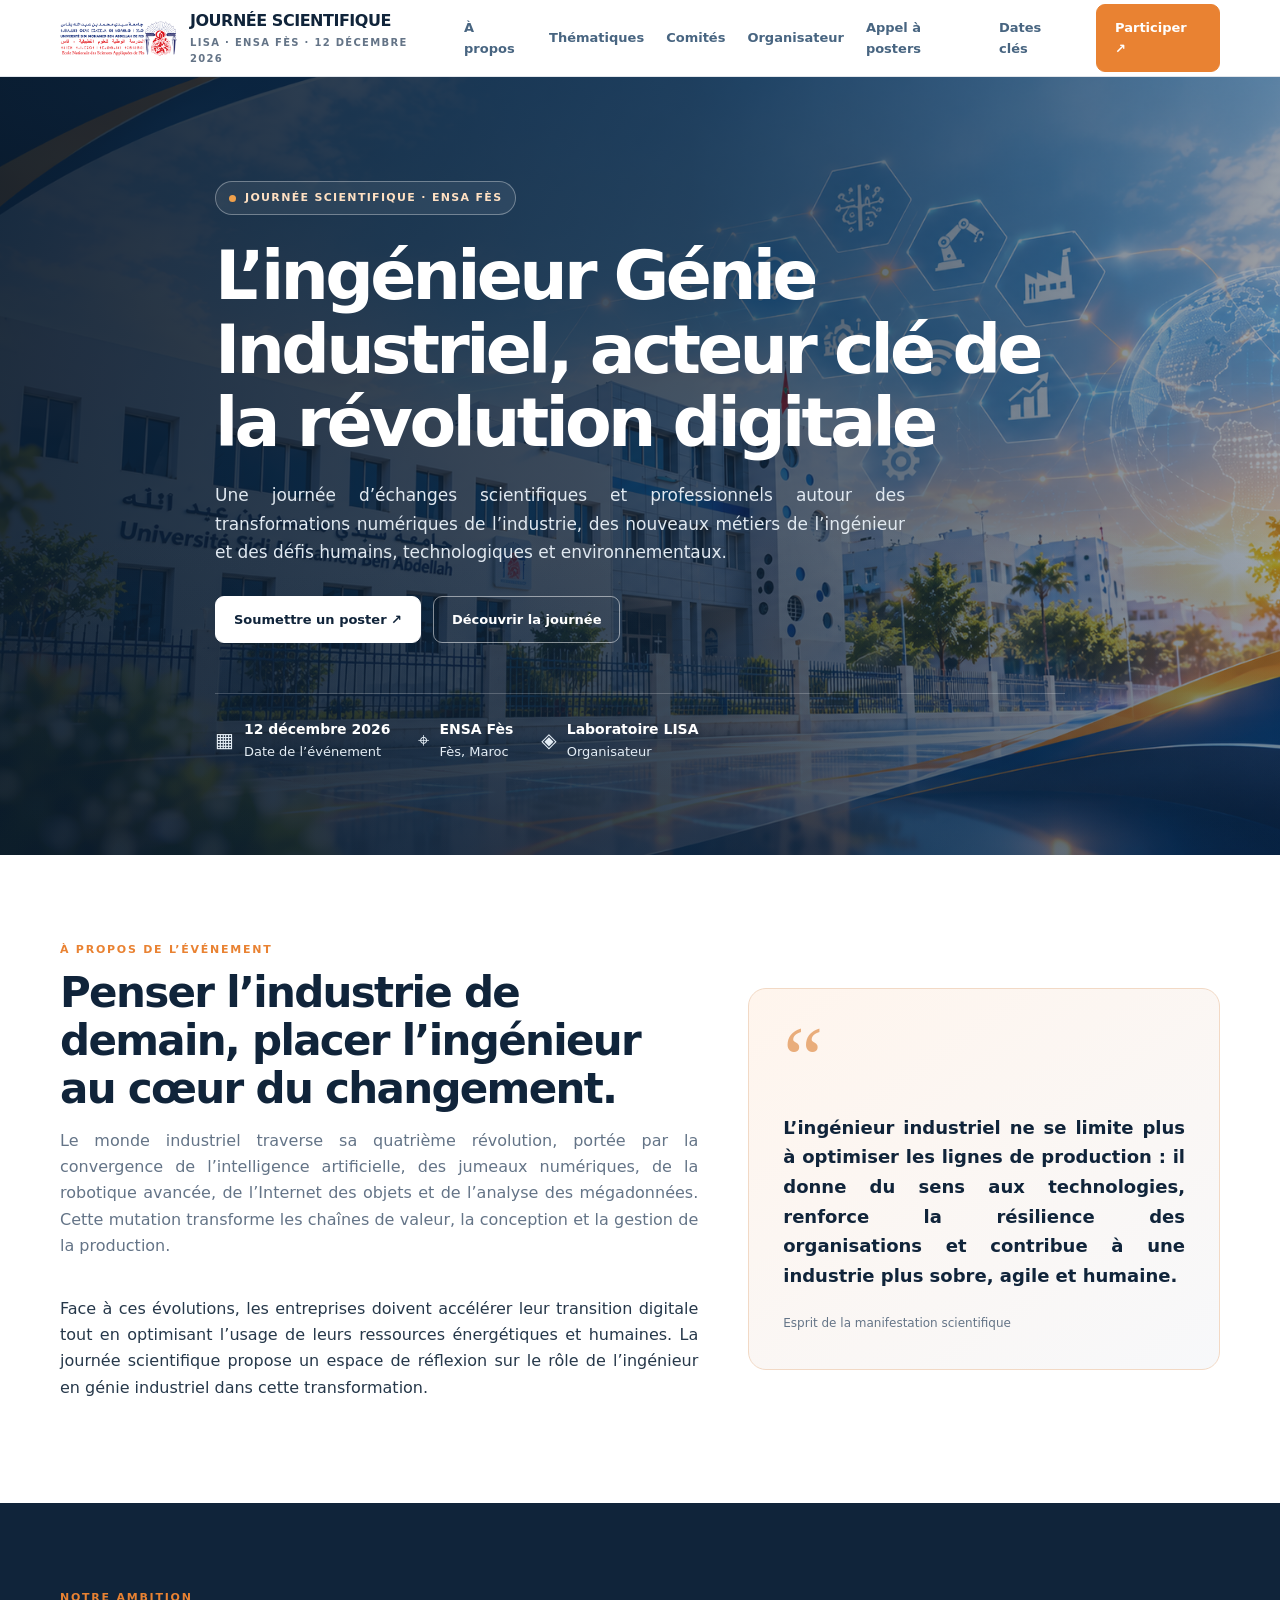
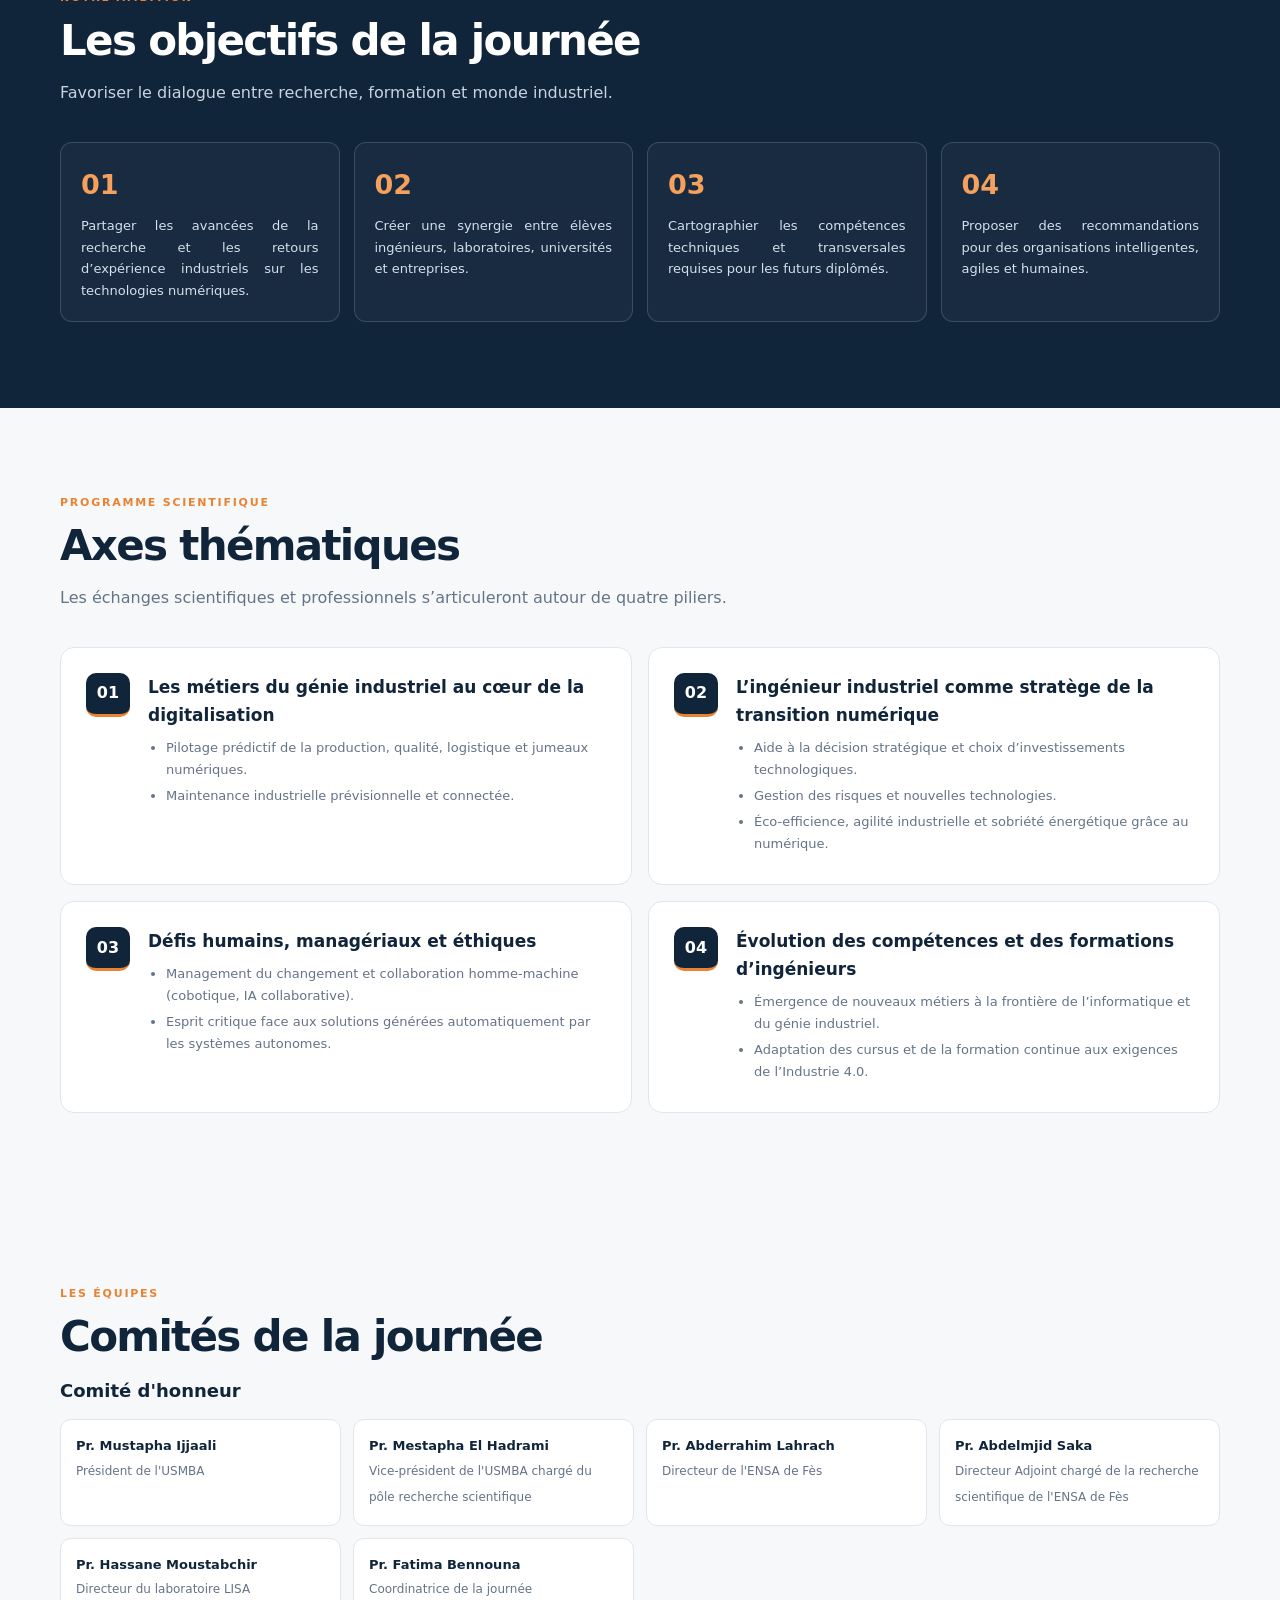
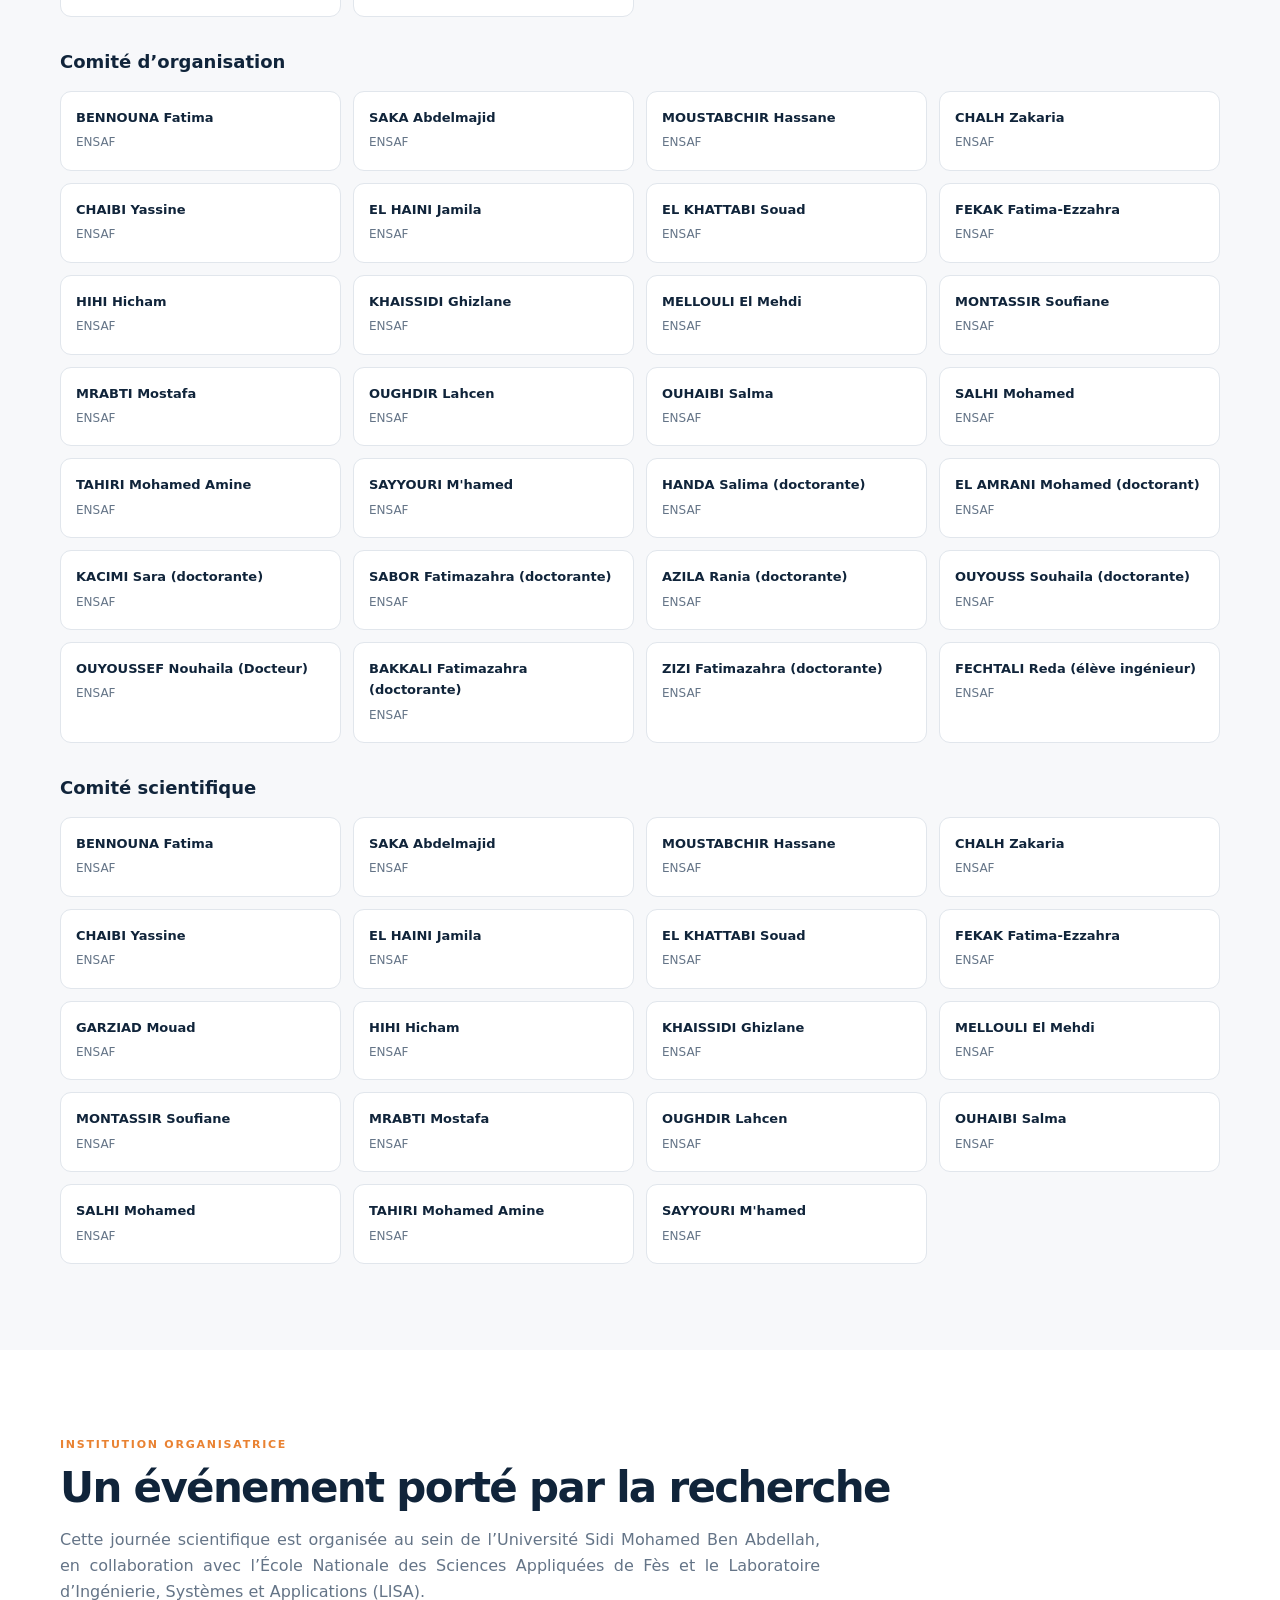
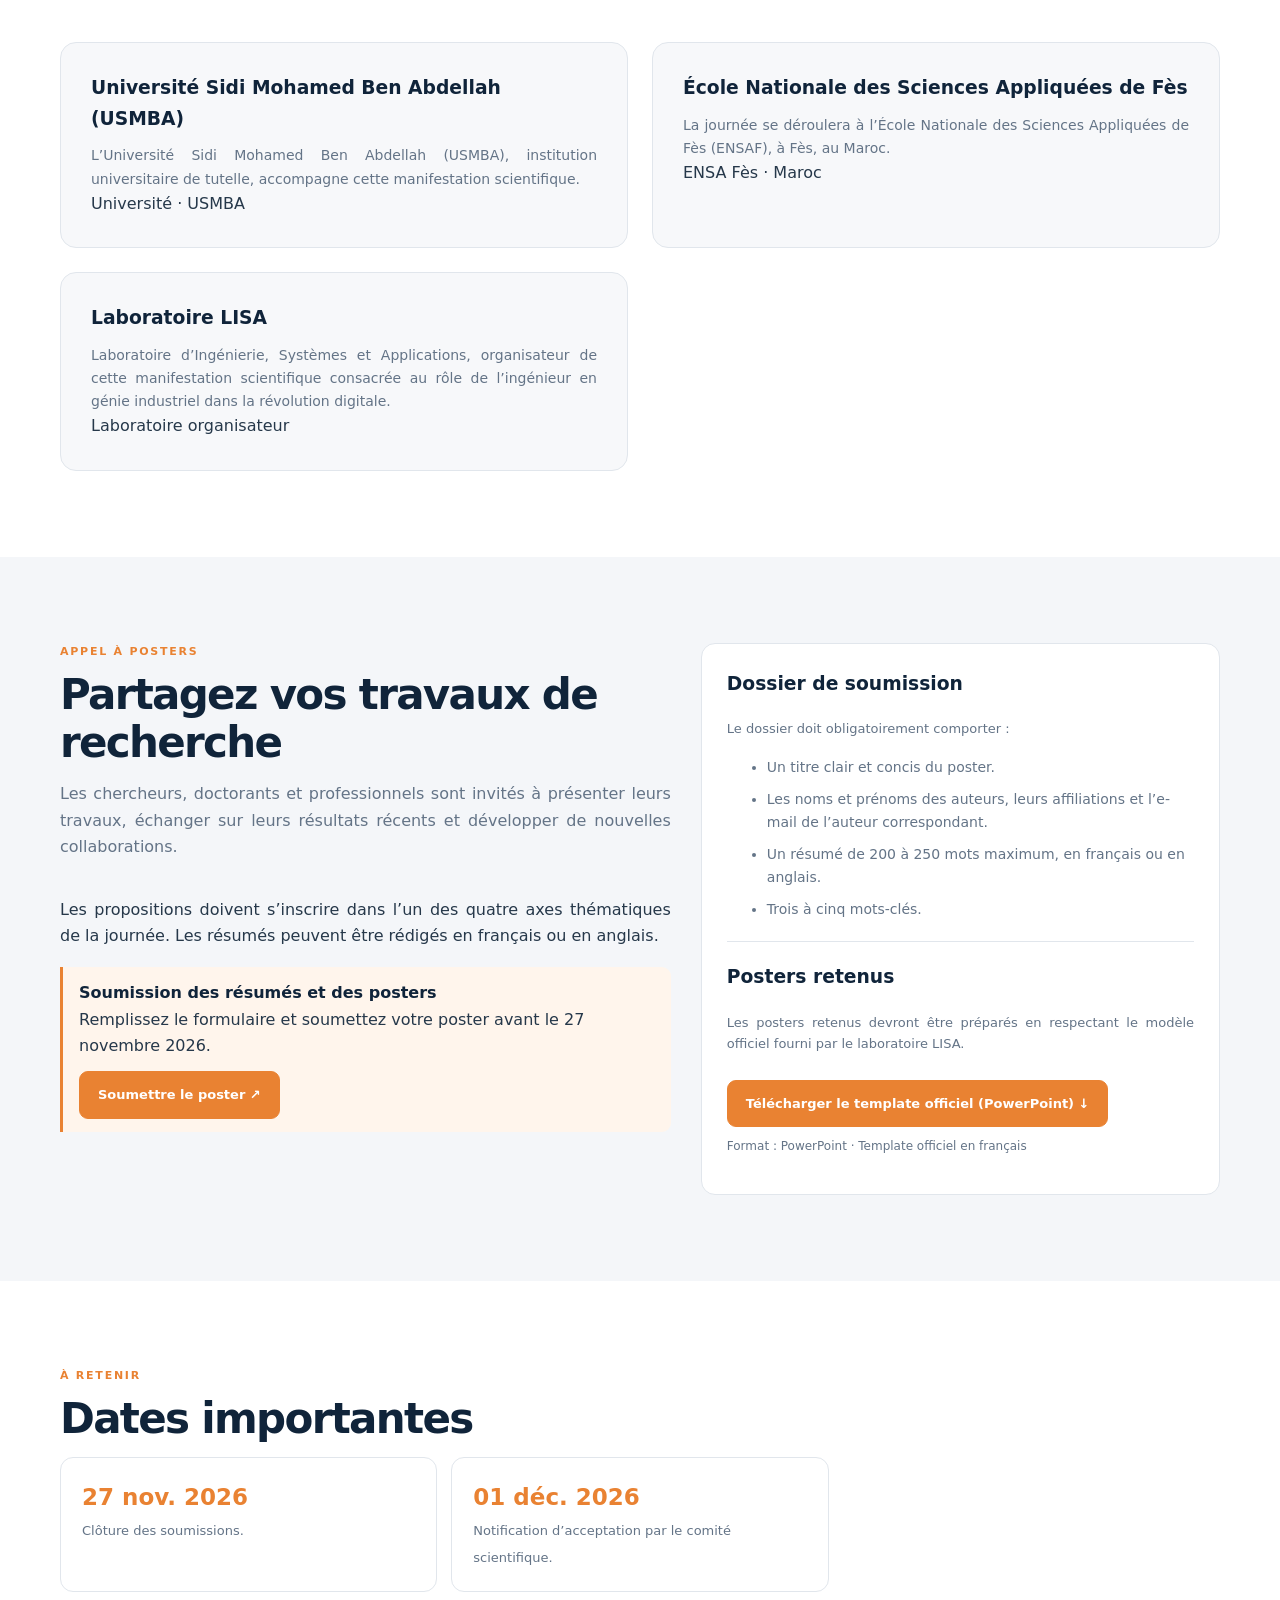
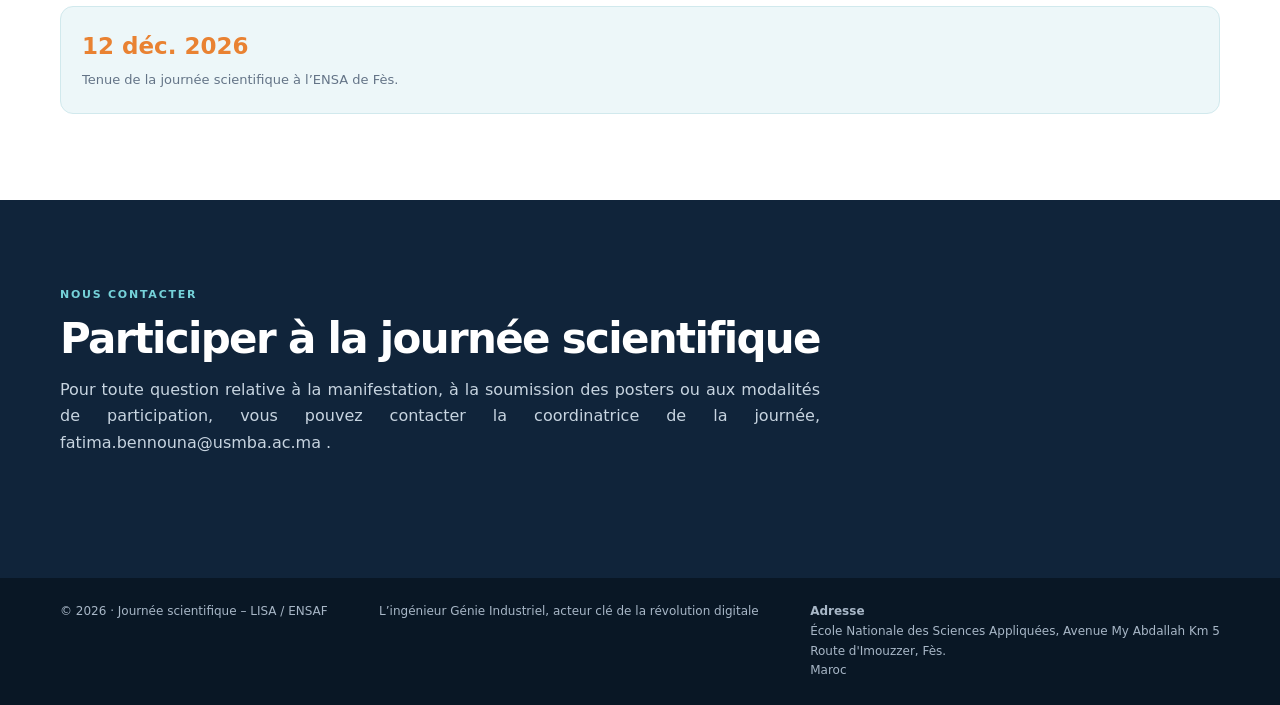
<file: index.html>
<!DOCTYPE html>
<html lang="fr">

<head>
    <meta charset="utf-8">
    <meta name="viewport" content="width=device-width, initial-scale=1">

    <meta name="description" content="Journée scientifique : L’ingénieur Génie Industriel, acteur clé de la révolution digitale — ENSA Fès, 12 décembre 2026.">

    <meta name="theme-color" content="#102a43">

    <link rel="icon" type="image/png" href="images/logo-ensaf.png">

    <title>Journée Scientifique | Génie Industriel & Révolution Digitale</title>

    <link rel="stylesheet" href="css/style.css">
</head>

<body>

<!-- =====================================================
     HEADER / NAVIGATION
===================================================== -->

<header>
    <div class="wrap nav">

        <a class="brand" href="#accueil">
            <img class="brand-logo" src="images/logo-ensaf.png" alt="ENSA Fès">

            <span>
                JOURNÉE SCIENTIFIQUE
                <small>LISA · ENSA FÈS · 12 DÉCEMBRE 2026</small>
            </span>
        </a>

        <nav class="links" id="navlinks">
            <a href="#apropos">À propos</a>
            <a href="#axes">Thématiques</a>
            <a href="#comites">Comités</a>
            <a href="#laboratoire">Organisateur</a>
            <a href="#posters">Appel à posters</a>
            <a href="#dates">Dates clés</a>
        </nav>

        <a class="nav-cta" href="#posters">Participer ↗</a>

        <button class="menu"
                aria-label="Ouvrir le menu"
                onclick="document.getElementById('navlinks').classList.toggle('open')">
            ☰
        </button>

    </div>
</header>


<main>

<!-- =====================================================
     SECTION ACCUEIL
===================================================== -->

<section class="hero" id="accueil">

    <div class="wrap hero-inner">

        <div class="eyebrow">
            <i></i> Journée scientifique · ENSA Fès
        </div>

        <h1>
            L’ingénieur Génie Industriel, acteur clé de la révolution digitale
        </h1>

        <p>
            Une journée d’échanges scientifiques et professionnels autour
            des transformations numériques de l’industrie, des nouveaux
            métiers de l’ingénieur et des défis humains, technologiques
            et environnementaux.
        </p>

        <div class="hero-actions">

            <a class="btn light" href="#posters">
                Soumettre un poster
                <span aria-hidden="true">&nbsp;↗</span>
            </a>

            <a class="btn outline" href="#apropos">
                Découvrir la journée
            </a>

        </div>

        <div class="facts">

            <div class="fact">
                <span class="fact-icon">▦</span>
                <span>
                    <b>12 décembre 2026</b>
                    Date de l’événement
                </span>
            </div>

            <div class="fact">
                <span class="fact-icon">⌖</span>
                <span>
                    <b>ENSA Fès</b>
                    Fès, Maroc
                </span>
            </div>

            <div class="fact">
                <span class="fact-icon">◈</span>
                <span>
                    <b>Laboratoire LISA</b>
                    Organisateur
                </span>
            </div>

        </div>

    </div>

</section>


<!-- =====================================================
     À PROPOS
===================================================== -->

<section id="apropos">

    <div class="wrap about-grid">

        <div>

            <div class="section-kicker">
                À propos de l’événement
            </div>

            <h2 class="section-title">
                Penser l’industrie de demain, placer l’ingénieur au cœur du changement.
            </h2>

            <p class="section-intro">
                Le monde industriel traverse sa quatrième révolution,
                portée par la convergence de l’intelligence artificielle,
                des jumeaux numériques, de la robotique avancée,
                de l’Internet des objets et de l’analyse des mégadonnées.
                Cette mutation transforme les chaînes de valeur,
                la conception et la gestion de la production.
            </p>

            <p>
                Face à ces évolutions, les entreprises doivent accélérer
                leur transition digitale tout en optimisant l’usage de
                leurs ressources énergétiques et humaines. La journée
                scientifique propose un espace de réflexion sur le rôle
                de l’ingénieur en génie industriel dans cette transformation.
            </p>

        </div>

        <div class="quote-card">

            <p>
                L’ingénieur industriel ne se limite plus à optimiser
                les lignes de production : il donne du sens aux technologies,
                renforce la résilience des organisations et contribue
                à une industrie plus sobre, agile et humaine.
            </p>

            <span>Esprit de la manifestation scientifique</span>

        </div>

    </div>

</section>


<!-- =====================================================
     OBJECTIFS
===================================================== -->

<section class="goals">

    <div class="wrap">

        <div class="section-kicker">Notre ambition</div>

        <h2 class="section-title">
            Les objectifs de la journée
        </h2>

        <p class="section-intro">
            Favoriser le dialogue entre recherche, formation et monde industriel.
        </p>

        <div class="goal-grid">

            <div class="goal">
                <strong>01</strong>
                <p>
                    Partager les avancées de la recherche et les retours
                    d’expérience industriels sur les technologies numériques.
                </p>
            </div>

            <div class="goal">
                <strong>02</strong>
                <p>
                    Créer une synergie entre élèves ingénieurs,
                    laboratoires, universités et entreprises.
                </p>
            </div>

            <div class="goal">
                <strong>03</strong>
                <p>
                    Cartographier les compétences techniques et transversales
                    requises pour les futurs diplômés.
                </p>
            </div>

            <div class="goal">
                <strong>04</strong>
                <p>
                    Proposer des recommandations pour des organisations
                    intelligentes, agiles et humaines.
                </p>
            </div>

        </div>

    </div>

</section>


<!-- =====================================================
     AXES THÉMATIQUES
===================================================== -->

<section class="themes" id="axes">

    <div class="wrap">

        <div class="section-kicker">Programme scientifique</div>

        <h2 class="section-title">Axes thématiques</h2>

        <p class="section-intro">
            Les échanges scientifiques et professionnels s’articuleront
            autour de quatre piliers.
        </p>

        <div class="theme-grid">

            <article class="theme">

                <div class="number">01</div>

                <div>
                    <h3>
                        Les métiers du génie industriel au cœur de la digitalisation
                    </h3>

                    <ul>
                        <li>
                            Pilotage prédictif de la production, qualité,
                            logistique et jumeaux numériques.
                        </li>
                        <li>
                            Maintenance industrielle prévisionnelle et connectée.
                        </li>
                    </ul>
                </div>

            </article>


            <article class="theme">

                <div class="number">02</div>

                <div>
                    <h3>
                        L’ingénieur industriel comme stratège de la transition numérique
                    </h3>

                    <ul>
                        <li>
                            Aide à la décision stratégique et choix
                            d’investissements technologiques.
                        </li>
                        <li>
                            Gestion des risques et nouvelles technologies.
                        </li>
                        <li>
                            Éco-efficience, agilité industrielle et sobriété
                            énergétique grâce au numérique.
                        </li>
                    </ul>
                </div>

            </article>


            <article class="theme">

                <div class="number">03</div>

                <div>
                    <h3>
                        Défis humains, managériaux et éthiques
                    </h3>

                    <ul>
                        <li>
                            Management du changement et collaboration
                            homme-machine (cobotique, IA collaborative).
                        </li>
                        <li>
                            Esprit critique face aux solutions générées
                            automatiquement par les systèmes autonomes.
                        </li>
                    </ul>
                </div>

            </article>


            <article class="theme">

                <div class="number">04</div>

                <div>
                    <h3>
                        Évolution des compétences et des formations d’ingénieurs
                    </h3>

                    <ul>
                        <li>
                            Émergence de nouveaux métiers à la frontière
                            de l’informatique et du génie industriel.
                        </li>
                        <li>
                            Adaptation des cursus et de la formation continue
                            aux exigences de l’Industrie 4.0.
                        </li>
                    </ul>
                </div>

            </article>

        </div>

    </div>

</section>


<!-- =====================================================
     COMITÉS DE LA JOURNÉE
===================================================== -->

<section class="committees" id="comites">

    <div class="wrap">

        <div class="section-kicker">Les équipes</div>

        <h2 class="section-title">
            Comités de la journée
        </h2>


        <!-- COMITÉ D'HONNEUR -->

        <div class="committee-group">

            <h3 class="committee-heading">
                Comité d'honneur
            </h3>

            <div class="people" id="honor"></div>

        </div>


        <!-- COMITÉ D'ORGANISATION -->

        <div class="committee-group">

            <h3 class="committee-heading">
                Comité d’organisation
            </h3>

            <div class="people" id="org"></div>

        </div>


        <!-- COMITÉ SCIENTIFIQUE -->

        <div class="committee-group">

            <h3 class="committee-heading">
                Comité scientifique
            </h3>

            <div class="people" id="sci"></div>

        </div>

    </div>

</section>


<!-- =====================================================
     INSTITUTIONS ORGANISATRICES
===================================================== -->

<section id="laboratoire">

    <div class="wrap">

        <div class="section-kicker">
            Institution organisatrice
        </div>

        <h2 class="section-title">
            Un événement porté par la recherche
        </h2>

        <p class="section-intro">
            Cette journée scientifique est organisée au sein de
            l’Université Sidi Mohamed Ben Abdellah, en collaboration
            avec l’École Nationale des Sciences Appliquées de Fès
            et le Laboratoire d’Ingénierie, Systèmes et Applications (LISA).
        </p>

        <div class="host">

            <!-- UNIVERSITÉ USMBA -->

            <div class="host-panel">

                <h3>
                    Université Sidi Mohamed Ben Abdellah (USMBA)
                </h3>

                <p>
                    L’Université Sidi Mohamed Ben Abdellah (USMBA),
                    institution universitaire de tutelle, accompagne
                    cette manifestation scientifique.
                </p>

                <span class="host-tag">
                    Université · USMBA
                </span>

            </div>


            <!-- ENSA FÈS -->

            <div class="host-panel">

                <h3>
                    École Nationale des Sciences Appliquées de Fès
                </h3>

                <p>
                    La journée se déroulera à l’École Nationale des
                    Sciences Appliquées de Fès (ENSAF), à Fès, au Maroc.
                </p>

                <span class="host-tag">
                    ENSA Fès · Maroc
                </span>

            </div>


            <!-- LABORATOIRE LISA -->

            <div class="host-panel">

                <h3>Laboratoire LISA</h3>

                <p>
                    Laboratoire d’Ingénierie, Systèmes et Applications,
                    organisateur de cette manifestation scientifique
                    consacrée au rôle de l’ingénieur en génie industriel
                    dans la révolution digitale.
                </p>

                <span class="host-tag">
                    Laboratoire organisateur
                </span>

            </div>

        </div>

    </div>

</section>


<!-- =====================================================
     APPEL À POSTERS
===================================================== -->

<section class="call" id="posters">

    <div class="wrap call-grid">

        <div>

            <div class="section-kicker">
                Appel à posters
            </div>

            <h2 class="section-title">
                Partagez vos travaux de recherche
            </h2>

            <p class="section-intro">
                Les chercheurs, doctorants et professionnels sont invités
                à présenter leurs travaux, échanger sur leurs résultats
                récents et développer de nouvelles collaborations.
            </p>

            <p>
                Les propositions doivent s’inscrire dans l’un des quatre
                axes thématiques de la journée. Les résumés peuvent être
                rédigés en français ou en anglais.
            </p>

            <div class="deadline">

                <b>Soumission des résumés et des posters</b>

                <br>

                Remplissez le formulaire et soumettez votre poster
                avant le 27 novembre 2026.

                <br>

                <a class="btn"
                   href="https://docs.google.com/forms/d/e/1FAIpQLScu4Q_Qk5ZAQ8WcS19xSaB_VVQ0WcwGd6GmiBZZYfwWitcvkw/viewform?usp=publish-editor"
                   target="_blank"
                   rel="noopener noreferrer"
                   style="margin-top:12px">

                    Soumettre le poster
                    <span aria-hidden="true">&nbsp;↗</span>

                </a>

            </div>

        </div>


        <div class="requirements">

            <h3 style="margin-top:0;color:var(--navy)">
                Dossier de soumission
            </h3>

            <p style="font-size:13px;color:var(--muted)">
                Le dossier doit obligatoirement comporter :
            </p>

            <ul>
                <li>Un titre clair et concis du poster.</li>

                <li>
                    Les noms et prénoms des auteurs, leurs affiliations
                    et l’e-mail de l’auteur correspondant.
                </li>

                <li>
                    Un résumé de 200 à 250 mots maximum,
                    en français ou en anglais.
                </li>

                <li>Trois à cinq mots-clés.</li>
            </ul>


            <hr style="border:0;border-top:1px solid var(--line);margin:20px 0">


            <h3 style="color:var(--navy)">
                Posters retenus
            </h3>

            <p style="font-size:13px;color:var(--muted)">
                Les posters retenus devront être préparés en respectant
                le modèle officiel fourni par le laboratoire LISA.
            </p>


            <!-- TEMPLATE OFFICIEL -->

            <a class="btn"
               href="https://github.com/salima12345667/conference-lisa-ensaf/raw/refs/heads/main/documents/LISA-posters-template-FR.pptx"
               target="_blank"
               rel="noopener noreferrer"
               style="margin-top:12px">

                Télécharger le template officiel (PowerPoint)

                <span aria-hidden="true">&nbsp;↓</span>

            </a>

            <p style="font-size:12px;color:var(--muted);margin-top:10px">
                Format : PowerPoint · Template officiel en français
            </p>

        </div>

    </div>

</section>


<!-- =====================================================
     DATES IMPORTANTES
===================================================== -->

<section id="dates">

    <div class="wrap">

        <div class="section-kicker">
            À retenir
        </div>

        <h2 class="section-title">
            Dates importantes
        </h2>

        <div class="timeline">

            <div class="datebox">

                <strong>27 nov. 2026</strong>

                <span>
                    Clôture des soumissions.
                </span>

            </div>


            <div class="datebox">

                <strong>01 déc. 2026</strong>

                <span>
                    Notification d’acceptation par le comité scientifique.
                </span>

            </div>

        </div>


        <div class="datebox"
             style="margin-top:14px;background:#edf7f9;border-color:#d1e9ed">

            <strong>12 déc. 2026</strong>

            <span>
                Tenue de la journée scientifique à l’ENSA de Fès.
            </span>

        </div>

    </div>

</section>


<!-- =====================================================
     CONTACT
===================================================== -->

<section class="contact" id="contact">

    <div class="wrap">

        <div class="section-kicker" style="color:#75d2d9">
            Nous contacter
        </div>

        <h2 class="section-title">
            Participer à la journée scientifique
        </h2>

        <p class="section-intro">
    Pour toute question relative à la manifestation,
    à la soumission des posters ou aux modalités de participation,
    vous pouvez contacter la coordinatrice de la journée,
    <a href="mailto:fatima.bennouna@usmba.ac.ma">
        fatima.bennouna@usmba.ac.ma
    </a>.
</p>
        
    </div>

</section>

</main>


<!-- =====================================================
     FOOTER
===================================================== -->

<footer>

    <div class="wrap foot">

        <span>
            © 2026 · Journée scientifique – LISA / ENSAF
        </span>

        <span>
            L’ingénieur Génie Industriel, acteur clé de la révolution digitale
        </span>

        <span>
            <b>Adresse</b><br>

            École Nationale des Sciences Appliquées,
            Avenue My Abdallah Km 5<br>

            Route d'Imouzzer, Fès.<br>

            Maroc
        </span>

    </div>

</footer>


<!-- =====================================================
     JAVASCRIPT
===================================================== -->

<script src="js/script.js" defer></script>

</body>
</html>
</file>
<file: css/style.css>
/* =========================================================
   SITE JOURNEE SCIENTIFIQUE LISA - ENSAF
   IDENTITE : BLEU NUIT & ORANGE
   ========================================================= */

/* 1. PALETTE GENERALE */

:root {
  --navy: #10243A;
  --blue: #193B59;
  --cyan: #E98232;
  --ink: #26384A;
  --muted: #647487;

  --paper: #F7F8FA;
  --white: #FFFFFF;
  --line: #E1E6EC;

  --gold: #F0A04B;
  --shadow: 0 18px 50px rgba(16,36,58,.08);
}

/* 2. BASE */

* {
  box-sizing: border-box;
}

html {
  scroll-behavior: smooth;
  scroll-padding-top: 82px;
}

body {
  margin: 0;
  font-family: Inter, ui-sans-serif, system-ui,
    -apple-system, "Segoe UI", sans-serif;
  color: var(--ink);
  line-height: 1.65;
  background: var(--white);
}

a {
  color: inherit;
  text-decoration: none;
}

.wrap {
  width: min(1160px, calc(100% - 40px));
  margin: auto;
}

/* JUSTIFICATION DE TOUS LES PARAGRAPHES */

p {
  text-align: justify;
}

/* 3. NAVIGATION */

header {
  position: sticky;
  top: 0;
  z-index: 20;
  background: rgba(255,255,255,.97);
  backdrop-filter: blur(14px);
  border-bottom: 1px solid var(--line);
}

.nav {
  height: 76px;
  display: flex;
  align-items: center;
  justify-content: space-between;
  gap: 24px;
}

.brand {
  display: flex;
  align-items: center;
  gap: 12px;
  font-weight: 800;
  color: var(--navy);
  letter-spacing: -.03em;
}

.brand-logo {
  width: 118px;
  height: 48px;
  object-fit: contain;
  object-position: left center;
  display: block;
}

.brand span {
  display: block;
}

.brand small {
  display: block;
  font-size: 10px;
  letter-spacing: .13em;
  color: var(--muted);
  font-weight: 700;
}

.links {
  display: flex;
  align-items: center;
  gap: 22px;
  font-size: 13px;
  font-weight: 700;
  color: #486581;
}

.links a {
  transition: color .2s;
}

.links a:hover {
  color: var(--cyan);
}

.nav-cta,
.btn {
  display: inline-flex;
  align-items: center;
  justify-content: center;
  padding: 12px 18px;
  border-radius: 9px;
  background: var(--cyan);
  color: white;
  font-weight: 800;
  font-size: 13px;
  border: 1px solid var(--cyan);
  transition: .2s;
}

.nav-cta:hover,
.btn:hover {
  transform: translateY(-2px);
  background: var(--navy);
  border-color: var(--navy);
}

.menu {
  display: none;
  background: none;
  border: 0;
  font-size: 25px;
  color: var(--navy);
}

/* 4. HERO / BANNIERE PRINCIPALE */

.hero {
  position: relative;
  overflow: hidden;
  color: white;

  background:
    linear-gradient(
      90deg,
      rgba(10,27,45,.91) 0%,
      rgba(16,36,58,.78) 54%,
      rgba(16,36,58,.40) 100%
    ),
    url('../images/fond-conference-industrie.png')
    center / cover no-repeat;

  padding: 104px 0 92px;
}

.hero:after {
  content: "";
  position: absolute;
  inset: 0;

  background: linear-gradient(
    0deg,
    rgba(10,27,45,.25),
    transparent 42%
  );

  pointer-events: none;
}

.hero-inner {
  position: relative;
  z-index: 1;
  max-width: 850px;
}

.eyebrow {
  display: inline-flex;
  gap: 9px;
  align-items: center;
  border: 1px solid #ffffff55;
  background: #ffffff12;
  border-radius: 100px;
  padding: 7px 13px;
  font-size: 11px;
  font-weight: 800;
  letter-spacing: .12em;
  text-transform: uppercase;
  color: #FFE0C2;
}

.eyebrow i {
  width: 7px;
  height: 7px;
  border-radius: 50%;
  background: var(--gold);
}

h1 {
  font-size: clamp(38px,6vw,68px);
  line-height: 1.08;
  letter-spacing: -.055em;
  margin: 24px 0 22px;
  max-width: 900px;
}

.hero p {
  max-width: 690px;
  color: #E0E8F0;
  font-size: 17px;
}

.hero-actions {
  display: flex;
  gap: 12px;
  flex-wrap: wrap;
  margin-top: 30px;
}

.btn.light {
  background: white;
  color: var(--navy);
  border-color: white;
}

.btn.light:hover {
  background: #FFE8D5;
  border-color: #FFE8D5;
  color: var(--navy);
}

.btn.outline {
  background: transparent;
  border-color: #ffffff80;
}

.btn.outline:hover {
  background: var(--cyan);
  border-color: var(--cyan);
}

.facts {
  display: flex;
  gap: 28px;
  flex-wrap: wrap;
  margin-top: 50px;
  padding-top: 24px;
  border-top: 1px solid #ffffff35;
}

.fact {
  display: flex;
  gap: 10px;
  align-items: center;
  color: #E4EDF5;
  font-size: 13px;
}

.fact b {
  display: block;
  color: white;
  font-size: 14px;
}

.fact-icon {
  font-size: 20px;
}

/* 5. SECTIONS */

section {
  padding: 86px 0;
}

.section-kicker {
  color: var(--cyan);
  font-size: 11px;
  font-weight: 900;
  letter-spacing: .16em;
  text-transform: uppercase;
}

.section-title {
  font-size: clamp(28px,4vw,42px);
  line-height: 1.15;
  letter-spacing: -.04em;
  color: var(--navy);
  margin: 10px 0 14px;
}

.section-intro {
  max-width: 760px;
  color: var(--muted);
  margin: 0 0 36px;
}

/* 6. PRESENTATION DU LABORATOIRE */

.about-grid {
  display: grid;
  grid-template-columns: 1.15fr .85fr;
  gap: 50px;
  align-items: center;
}

.quote-card {
  background: linear-gradient(145deg,#FFF5ED,#F7F8FA);
  padding: 34px;
  border-radius: 18px;
  border: 1px solid #F2D9C5;
  position: relative;
}

.quote-card:before {
  content: "“";
  font-size: 90px;
  line-height: .8;
  color: #E9AD7B;
  font-family: Georgia;
  display: block;
}

.quote-card p {
  font-size: 18px;
  color: var(--navy);
  font-weight: 650;
}

.quote-card span {
  font-size: 12px;
  color: var(--muted);
}

/* 7. CARTES */

.grid-3 {
  display: grid;
  grid-template-columns: repeat(3,1fr);
  gap: 18px;
}

.card {
  background: white;
  border: 1px solid var(--line);
  border-radius: 14px;
  padding: 24px;
  box-shadow: 0 5px 18px #10243A08;
  transition: .25s;
}

.card:hover {
  transform: translateY(-4px);
  box-shadow: var(--shadow);
  border-color: #E8B58E;
}

.card-icon {
  width: 44px;
  height: 44px;
  border-radius: 11px;
  background: #FFF0E4;
  color: var(--cyan);
  display: grid;
  place-items: center;
  font-size: 21px;
  margin-bottom: 17px;
}

.card h3 {
  margin: 0 0 8px;
  color: var(--navy);
  font-size: 17px;
}

.card p {
  margin: 0;
  color: var(--muted);
  font-size: 14px;
}

/* 8. AXES THEMATIQUES */

.themes {
  background: var(--paper);
}

.theme-grid {
  display: grid;
  grid-template-columns: repeat(2,1fr);
  gap: 16px;
}

.theme {
  display: flex;
  gap: 18px;
  padding: 25px;
  background: white;
  border: 1px solid var(--line);
  border-radius: 14px;
  transition: .2s;
}

.theme:hover {
  border-color: #E8B58E;
  box-shadow: 0 8px 24px #10243A0A;
}

.number {
  flex: 0 0 44px;
  height: 44px;
  border-radius: 10px;
  background: var(--navy);
  color: white;
  display: grid;
  place-items: center;
  font-weight: 900;
  border-bottom: 3px solid var(--cyan);
}

.theme h3 {
  margin: 0 0 8px;
  color: var(--navy);
  font-size: 17px;
}

.theme ul {
  padding-left: 18px;
  margin: 0;
  color: var(--muted);
  font-size: 13px;
}

.theme li {
  margin: 5px 0;
}

/* 9. OBJECTIFS */

.goals {
  background: var(--navy);
  color: white;
}

.goals .section-title {
  color: white;
}

.goals .section-intro {
  color: #C7D4E0;
}

.goal-grid {
  display: grid;
  grid-template-columns: repeat(4,1fr);
  gap: 14px;
}

.goal {
  padding: 20px;
  border: 1px solid #ffffff28;
  background: #ffffff09;
  border-radius: 12px;
  transition: .2s;
}

.goal:hover {
  background: #ffffff13;
  border-color: var(--cyan);
}

.goal strong {
  font-size: 27px;
  color: #F3A15D;
  display: block;
  margin-bottom: 8px;
}

.goal p {
  font-size: 13px;
  color: #D4E0EA;
  margin: 0;
}

/* 10. COMITES */

.committees {
  background: var(--paper);
}

.committee-tabs {
  display: flex;
  gap: 8px;
  margin: 25px 0;
}

.tab {
  border: 1px solid var(--line);
  border-radius: 999px;
  padding: 10px 17px;
  background: white;
  color: var(--muted);
  font-weight: 800;
  cursor: pointer;
  transition: .2s;
}

.tab:hover {
  border-color: var(--cyan);
  color: var(--cyan);
}

.tab.active {
  background: var(--navy);
  border-color: var(--navy);
  color: white;
}

.people {
  display: grid;
  grid-template-columns: repeat(4,1fr);
  gap: 12px;
}

.committee-group + .committee-group {
  margin-top: 30px;
}

.committee-heading {
  margin: 0 0 14px;
  color: var(--navy);
  font-size: 18px;
}

.person {
  background: white;
  border: 1px solid var(--line);
  border-radius: 11px;
  padding: 15px;
}

.person b {
  display: block;
  color: var(--navy);
  font-size: 13px;
}

.person span {
  font-size: 12px;
  color: var(--muted);
}

.committee-note {
  font-size: 12px;
  color: var(--muted);
  margin-top: 14px;
}

/* 11. ORGANISATION */

.host {
  display: grid;
  grid-template-columns: 1fr 1fr;
  gap: 24px;
}

.host-panel {
  padding: 30px;
  border-radius: 16px;
  background: var(--paper);
  border: 1px solid var(--line);
}

.host-panel h3 {
  color: var(--navy);
  margin: 0 0 10px;
}

.host-panel p {
  color: var(--muted);
  font-size: 14px;
  margin: 0;
}

/* 12. APPEL A COMMUNICATION */

.call {
  background: #F4F6F9;
}

.call-grid {
  display: grid;
  grid-template-columns: 1fr .85fr;
  gap: 30px;
  align-items: start;
}

.requirements {
  background: white;
  border: 1px solid var(--line);
  padding: 25px;
  border-radius: 14px;
}

.requirements li {
  margin: 9px 0;
  color: var(--muted);
  font-size: 14px;
}

.deadline {
  border-left: 3px solid var(--cyan);
  padding: 13px 16px;
  background: #FFF5EC;
  border-radius: 0 9px 9px 0;
  margin: 18px 0;
}

.deadline b {
  color: var(--navy);
}

.notice {
  font-size: 12px;
  color: #80501D;
  background: #FFF1DB;
  padding: 12px 14px;
  border-radius: 8px;
  margin-top: 14px;
}

/* 13. PROGRAMME ET DATES */

.timeline {
  display: grid;
  grid-template-columns: repeat(3,1fr);
  gap: 14px;
}

.datebox {
  border: 1px solid var(--line);
  border-radius: 13px;
  padding: 21px;
  background: white;
}

.datebox strong {
  font-size: 23px;
  color: var(--cyan);
  display: block;
}

.datebox span {
  font-size: 13px;
  color: var(--muted);
}

/* 14. CONTACT */

.contact {
  background: var(--navy);
  color: white;
}

.contact .section-title {
  color: white;
}

.contact .section-intro {
  color: #C7D4E0;
}

.contact-box {
  border: 1px solid #ffffff35;
  background: #ffffff0A;
  padding: 25px;
  border-radius: 14px;
  display: flex;
  justify-content: space-between;
  gap: 20px;
  align-items: center;
}

.contact-box p {
  margin: 0;
  color: #D4E0EA;
  font-size: 14px;
}

/* 15. FOOTER */

footer {
  background: #091725;
  color: #A8B7C7;
  padding: 24px 0;
  font-size: 12px;
}

.foot {
  display: flex;
  justify-content: space-between;
  gap: 20px;
  flex-wrap: wrap;
}

/* 16. RESPONSIVE */

@media(max-width:900px) {

  .links {
    display: none;
    position: absolute;
    top: 76px;
    left: 0;
    right: 0;
    background: white;
    padding: 20px;
    flex-direction: column;
    align-items: flex-start;
    border-bottom: 1px solid var(--line);
  }

  .links.open {
    display: flex;
  }

  .menu {
    display: block;
  }

  .nav-cta {
    display: none;
  }

  .about-grid,
  .call-grid,
  .host {
    grid-template-columns: 1fr;
  }

  .goal-grid {
    grid-template-columns: repeat(2,1fr);
  }

  .people {
    grid-template-columns: repeat(3,1fr);
  }
}

@media(max-width:600px) {

  .brand-logo {
    width: 82px;
    height: 40px;
  }

  .brand {
    gap: 7px;
    font-size: 12px;
  }

  .brand small {
    font-size: 8px;
  }

  .wrap {
    width: min(100% - 28px,1160px);
  }

  .hero {
    padding: 76px 0 65px;
  }

  section {
    padding: 65px 0;
  }

  .grid-3,
  .theme-grid,
  .timeline {
    grid-template-columns: 1fr;
  }

  .goal-grid {
    grid-template-columns: 1fr 1fr;
  }

  .people {
    grid-template-columns: repeat(2,1fr);
  }

  .facts {
    gap: 16px;
  }

  .contact-box {
    align-items: flex-start;
    flex-direction: column;
  }

  .quote-card {
    padding: 24px;
  }
}
</file>
